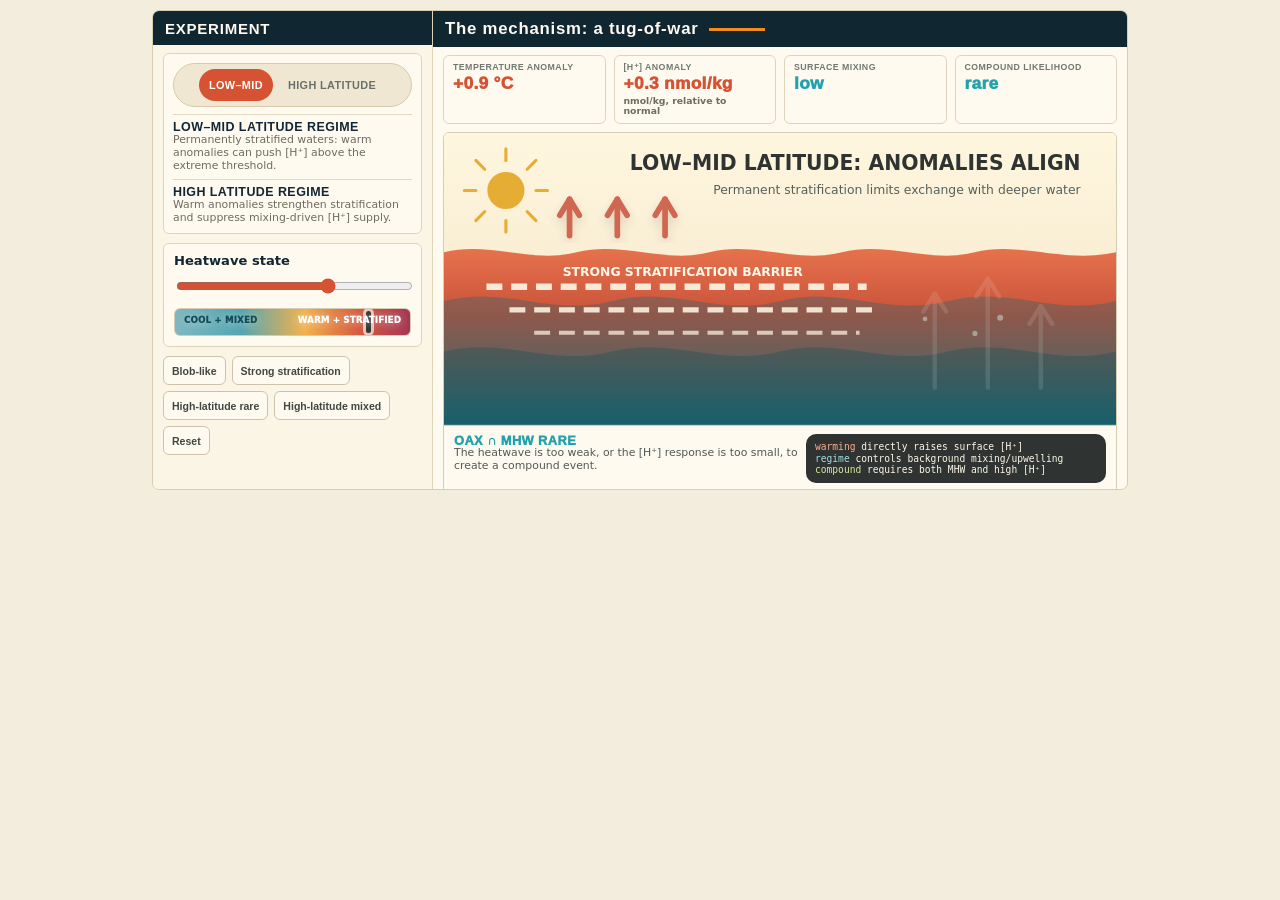
<file: docs/uploads/oax_mhw_mechanism_explorer_improved.html>
<!DOCTYPE html>
<html lang="en">
<head>
<meta charset="utf-8" />
<meta name="viewport" content="width=device-width, initial-scale=1" />
<title>OAX ∩ MHW Mechanism Explorer v3</title>
<style>
  :root{
    --bg:#f3eddd;
    --paper:#fffaf0;
    --ink:#122633;
    --muted:#6f6b5e;
    --red:#d55333;
    --teal:#22a2ad;
    --green:#5f8f54;
    --yellow:#f0b24e;
    --orange:#f28b1a;
    --navy:#102631;
    --line:#dfd3b8;
    --shadow:0 10px 24px rgba(34,29,18,.08);
  }

  *{box-sizing:border-box}
  body{
    margin:0;
    font-family: Inter, ui-sans-serif, system-ui, -apple-system, BlinkMacSystemFont, "Segoe UI", sans-serif;
    background:#f3eddd;
    color:var(--ink);
  }

  .wrap{max-width:1280px;margin:0 auto;padding:22px}
  header{display:flex;gap:18px;align-items:center;margin-bottom:14px}
  .badge{
    width:84px;height:84px;border-radius:50%;
    background:#333735;color:white;display:grid;place-items:center;
    text-align:center;font-weight:900;letter-spacing:.02em;line-height:1.05;
    text-transform:uppercase;flex:0 0 auto;box-shadow:var(--shadow);font-size:.72rem;
  }
  h1{
    margin:0;font-size:clamp(1.8rem,4.5vw,3.75rem);
    letter-spacing:.025em;line-height:.95;text-transform:uppercase;font-weight:950;
  }
  h1 .oax{color:var(--teal)}
  h1 .mhw{color:var(--red)}
  .subtitle{
    margin-top:6px;color:#555b57;text-transform:uppercase;
    font-weight:750;letter-spacing:.04em;font-size:clamp(.85rem,1.5vw,1.15rem);
  }

  .panel{
    background:#fffaf0;
    border:1px solid var(--line);
    border-radius:8px;
    box-shadow:var(--shadow);
    overflow:hidden;
  }

  .topbar{
    display:grid;
    grid-template-columns:1fr auto 1fr;
    align-items:center;
    gap:16px;
    padding:14px 18px;
    border-bottom:1px solid var(--line);
  }

  .regimeText{font-size:.86rem;color:var(--muted);line-height:1.28}
  .regimeText strong{
    display:block;color:var(--ink);font-size:.98rem;
    text-transform:uppercase;letter-spacing:.035em;
    font-family: Impact, "Arial Narrow", Inter, sans-serif;
    font-weight:800;
  }

  .switch{
    display:flex;align-items:center;gap:7px;background:#f0e7d2;
    padding:7px;border-radius:999px;border:1px solid #d7c9a9;user-select:none;
  }
  .switch button{
    border:0;cursor:pointer;border-radius:999px;padding:9px 13px;
    font-weight:900;color:#68716d;background:transparent;
    text-transform:uppercase;letter-spacing:.035em;font-size:.83rem;
    min-height:40px;
  }
  .switch button.active.low{color:white;background:var(--red)}
  .switch button.active.high{color:white;background:var(--teal)}
  button:focus-visible,input:focus-visible{
    outline:3px solid rgba(33,120,134,.34);
    outline-offset:3px;
  }

  .main{display:grid;grid-template-columns:minmax(330px,.34fr) minmax(0,1fr);gap:0}
  .controls{
    padding:18px;border-right:1px solid var(--line);
    background:#fbf5e6;
    min-width:0;
  }
  .controls h2,.viz h2{
    margin:0 0 12px;text-transform:uppercase;letter-spacing:.04em;font-size:1.05rem;
    font-family: Impact, "Arial Narrow", Inter, sans-serif;
    font-weight:800;
  }

  .sliderBox{
    background:#fffaf0;
    border:1px solid #ded4bb;
    border-radius:7px;
    padding:14px;
    margin-bottom:12px;
  }
  .sliderHead{display:flex;justify-content:space-between;gap:10px;align-items:flex-start;margin-bottom:10px}
  .sliderHead label{font-weight:900;font-size:.95rem;line-height:1.12}
  .value{
    color:#3f4744;font-weight:950;text-transform:uppercase;font-size:.78rem;
    line-height:1.15;text-align:right;max-width:54%;
  }
  input[type=range]{width:100%;accent-color:var(--red)}
  .hint{font-size:.8rem;color:var(--muted);line-height:1.32;margin-top:7px}

  .stratGauge{
    margin-top:10px;height:34px;border-radius:7px;border:1px solid #d6ccb2;
    overflow:hidden;position:relative;background:linear-gradient(90deg,#7fb8c1 0%,#54a5b2 28%,#f2b24d 55%,#d65b3f 78%,#a43655 100%);
  }
  .stratGauge span{
    position:absolute;top:8px;font-size:.64rem;font-weight:950;text-transform:uppercase;
    letter-spacing:.02em;line-height:1;z-index:2;text-shadow:0 1px 8px rgba(255,255,255,.5);
  }
  .stratGauge .left{left:9px;color:#174d56;max-width:42%}
  .stratGauge .right{right:9px;color:white;max-width:50%;text-align:right}
  .gaugeMarker{
    position:absolute;top:2px;bottom:2px;width:5px;border-radius:5px;background:#2f3332;
    box-shadow:0 0 0 3px rgba(255,255,255,.65);
    left:50%;z-index:1;
  }

  .presetRow{display:flex;gap:7px;flex-wrap:wrap;margin:12px 0 0}
  .presetRow button{
    border:1px solid #cec3aa;background:#fffaf0;border-radius:7px;
    padding:8px 10px;cursor:pointer;color:#404844;font-weight:800;font-size:.78rem;
    min-height:34px;
  }

  .noteBox{
    margin-top:13px;padding:12px;border-radius:16px;background:#fff8e8;
    border:1px dashed #cfc2a8;font-size:.82rem;line-height:1.36;color:#4d554f;
  }

  .regimeBox{
    background:#fffaf0;
    border:1px solid #ded4bb;
    border-radius:7px;
    padding:10px;
    margin-bottom:10px;
  }
  .regimeBox .switch{margin-bottom:9px;justify-content:center}
  .regimeMini{display:grid;gap:7px}
  .regimeMini .regimeText{
    border-top:1px solid rgba(214,204,178,.72);
    padding-top:7px;
  }

  .viz{padding:18px;min-width:0}
  .scoreGrid{display:grid;grid-template-columns:repeat(4,minmax(120px,1fr));gap:10px;margin-bottom:12px}
  .scoreCard{
    border:1px solid #ded4bb;border-radius:7px;padding:11px 12px;
    background:#fffaf0;min-width:0;
  }
  .scoreLabel{
    color:#6f796f;text-transform:uppercase;font-size:.68rem;letter-spacing:.06em;
    font-family: Impact, "Arial Narrow", Inter, sans-serif;font-weight:800;line-height:1.1;
  }
  .scoreValue{
    font-size:clamp(1.15rem,2.4vw,1.55rem);font-weight:950;margin-top:4px;line-height:1;
    font-family: Impact, "Arial Narrow", Inter, sans-serif;letter-spacing:.02em;
  }
  .scoreNote{
    color:var(--muted);
    font-size:.7rem;
    line-height:1.1;
    margin-top:4px;
    font-weight:750;
  }
  .scoreValue.red{color:var(--red)}
  .scoreValue.teal{color:var(--teal)}
  .scoreValue.green{color:var(--green)}

  .canvasCard{
    position:relative;border:1px solid #d7cdb3;border-radius:20px;
    overflow:hidden;background:linear-gradient(180deg,#fffaf0,#f7eed5);
  }
  svg{display:block;width:100%;height:auto;min-height:300px}

  .caption{
    padding:14px 16px;display:grid;grid-template-columns:minmax(0,1.25fr) minmax(280px,.9fr);
    gap:14px;border-top:1px solid #d7cdb3;background:#fffaf0;
    align-items:start;
  }
  .outcome{
    font-size:1.05rem;font-weight:950;text-transform:uppercase;letter-spacing:.035em;
    font-family: Impact, "Arial Narrow", Inter, sans-serif;
  }
  .outcome.likely{color:var(--red)}
  .outcome.rare{color:var(--teal)}
  .explain{color:#505954;line-height:1.34;font-size:.88rem}
  .equation{
    font-family: ui-monospace, SFMono-Regular, Menlo, Consolas, monospace;
    background:#2f3332;color:#fff9e9;border-radius:14px;padding:12px;line-height:1.4;font-size:.8rem;
    overflow-wrap:anywhere;
  }
  .equation .plus{color:#ffb08d}
  .equation .minus{color:#9fe1e5}
  .equation .net{color:#dce79b}

  @media (max-width: 900px){
    .main{grid-template-columns:1fr}
    .controls{border-right:0;border-bottom:1px solid var(--line)}
    .topbar{grid-template-columns:1fr}
    .switch{justify-content:center}
    .caption{grid-template-columns:1fr}
    header{align-items:flex-start}
  }

  @media (min-width: 901px){
    body{overflow:hidden}
    .wrap{
      width:1000px;
      max-width:1000px;
      height:500px;
      padding:10px 12px;
      overflow:hidden;
    }
    header{display:none}
    .badge{width:56px;height:56px;font-size:.48rem;box-shadow:none}
    h1{font-size:clamp(2rem,3.75vw,2.55rem);line-height:.9;letter-spacing:.018em}
    .subtitle{margin-top:4px;font-size:.76rem;line-height:1.05;letter-spacing:.035em}
    .panel{height:480px;border-radius:7px;border-color:#d8cdae;box-shadow:none}
    .topbar{display:none}
    .regimeText{font-size:.68rem;line-height:1.18}
    .regimeText strong{font-size:.78rem;line-height:1.05}
    .switch{padding:5px;gap:5px}
    .switch button{min-height:32px;padding:7px 10px;font-size:.68rem}
    .main{height:478px;grid-template-columns:280px minmax(0,1fr)}
    .controls,.viz{padding:10px}
    .controls{background:#fbf5e6}
    .controls h2{
      display:block;
      margin:-10px -10px 8px;
      padding:10px 12px 9px;
      background:var(--navy);
      color:#fffaf0;
      font-size:.94rem;
      line-height:1;
      letter-spacing:.05em;
    }
    .viz h2{
      display:block;
      margin:-10px -10px 8px;
      padding:10px 12px 9px;
      background:var(--navy);
      color:#fffaf0;
      font-size:1.05rem;
      line-height:1;
      letter-spacing:.045em;
      text-transform:none;
    }
    .viz h2::after{
      content:"";
      display:inline-block;
      width:56px;
      height:3px;
      margin-left:10px;
      vertical-align:middle;
      background:var(--orange);
    }
    .regimeBox{padding:9px;margin-bottom:9px;border-radius:6px}
    .regimeBox .switch{margin-bottom:7px}
    .regimeMini{gap:6px}
    .regimeMini .regimeText{padding-top:6px}
    .sliderBox{padding:10px;border-radius:6px;margin-bottom:9px}
    .sliderHead{margin-bottom:7px}
    .sliderHead label{font-size:.82rem}
    .value{font-size:.66rem;max-width:48%}
    .stratGauge{height:28px;border-radius:6px}
    .stratGauge span{top:7px;font-size:.54rem}
    .hint{font-size:.68rem;line-height:1.22}
    .presetRow{gap:6px;margin-top:9px}
    .presetRow button{min-height:29px;padding:6px 8px;font-size:.66rem;border-radius:6px}
    .noteBox{display:none}
    .scoreGrid{gap:8px;margin-bottom:8px;grid-template-columns:repeat(4,minmax(0,1fr))}
    .scoreCard{padding:7px 9px;border-radius:6px}
    .scoreLabel{font-size:.55rem;letter-spacing:.05em}
    .scoreValue{font-size:1.08rem;margin-top:3px}
    .scoreNote{font-size:.58rem;margin-top:3px}
    .canvasCard{border-radius:6px}
    svg{height:auto;min-height:0}
    .caption{
      min-height:72px;
      padding:8px 10px;
      grid-template-columns:minmax(0,1fr) 300px;
      gap:8px;
      overflow:hidden;
    }
    .outcome{font-size:.8rem;line-height:1.05}
    .explain{font-size:.68rem;line-height:1.18}
    .equation{font-size:.6rem;line-height:1.22;padding:7px 9px;border-radius:10px}
  }

  @media (max-width: 680px){
    .wrap{padding:14px}
    header{display:grid;grid-template-columns:58px minmax(0,1fr);gap:12px}
    .badge{width:58px;height:58px;font-size:.5rem}
    h1{font-size:clamp(1.6rem,9vw,2.4rem);line-height:.98}
    .subtitle{font-size:.8rem;line-height:1.2}
    .panel{border-radius:18px}
    .scoreGrid{grid-template-columns:1fr}
    .sliderHead{display:block}
    .value{display:block;max-width:none;text-align:left;margin-top:4px}
    .caption{padding:13px}
    .equation{font-size:.76rem}
  }
</style>
</head>
<body>
<div class="wrap">
  <header>
    <div class="badge">The<br>Mechanism</div>
    <div>
      <h1>Why <span class="oax">OAX</span> compounds <span class="mhw">Marine Heatwaves</span></h1>
      <div class="subtitle">Interactive sketch: stratification controls whether warming and high [H⁺] align</div>
    </div>
  </header>

  <section class="panel">
    <div class="main">
      <aside class="controls">
        <h2>Experiment</h2>

        <div class="regimeBox">
          <div class="switch" aria-label="Regime selector">
            <button id="lowBtn" class="active low" aria-pressed="true">Low–mid</button>
            <button id="highBtn" aria-pressed="false">High latitude</button>
          </div>

          <div class="regimeMini">
            <div class="regimeText">
              <strong>Low–mid latitude regime</strong>
              Permanently stratified waters: warm anomalies can push [H⁺] above the extreme threshold.
            </div>

            <div class="regimeText">
              <strong>High latitude regime</strong>
              Warm anomalies strengthen stratification and suppress mixing-driven [H⁺] supply.
            </div>
          </div>
        </div>

        <div class="sliderBox">
          <div class="sliderHead">
            <label for="event">Heatwave state</label>
          </div>
          <input id="event" type="range" min="0" max="1" step="0.01" value="0.65">
          <div class="stratGauge">
            <span class="left">cool + mixed</span>
            <span class="right">warm + stratified</span>
            <div class="gaugeMarker" id="gaugeMarker"></div>
          </div>
        </div>

        <div class="presetRow">
          <button data-preset="blob">Blob-like</button>
          <button data-preset="stratified">Strong stratification</button>
          <button data-preset="highrare">High-latitude rare</button>
          <button data-preset="highmixed">High-latitude mixed</button>
          <button data-preset="reset">Reset</button>
        </div>

        <div class="noteBox">
          Background mixing/upwelling is baked into each regime. It is still shown in the schematic, but no longer controlled by a separate slider.
        </div>
      </aside>

      <main class="viz">
        <h2>The mechanism: a tug-of-war</h2>

        <div class="scoreGrid">
          <div class="scoreCard">
            <div class="scoreLabel">Temperature anomaly</div>
            <div class="scoreValue red" id="tempScore">—</div>
          </div>
          <div class="scoreCard">
            <div class="scoreLabel">[H⁺] anomaly</div>
            <div class="scoreValue red" id="hplusScore">—</div>
            <div class="scoreNote">nmol/kg, relative to normal</div>
          </div>
          <div class="scoreCard">
            <div class="scoreLabel">Surface mixing</div>
            <div class="scoreValue teal" id="mixScore">—</div>
          </div>
          <div class="scoreCard">
            <div class="scoreLabel">Compound likelihood</div>
            <div class="scoreValue green" id="compoundScore">—</div>
          </div>
        </div>

        <div class="canvasCard">
          <svg id="svg" viewBox="0 0 760 330" role="img" aria-label="Interactive schematic of stratification and compound extremes">
            <defs>
              <linearGradient id="sky" x1="0" x2="0" y1="0" y2="1">
                <stop offset="0%" stop-color="#fff6df"/>
                <stop offset="100%" stop-color="#f2e5c6"/>
              </linearGradient>
              <linearGradient id="hotOcean" x1="0" x2="0" y1="0" y2="1">
                <stop offset="0%" stop-color="#e66f4a"/>
                <stop offset="38%" stop-color="#c84f36"/>
                <stop offset="62%" stop-color="#8c5b4c"/>
                <stop offset="100%" stop-color="#176a78"/>
              </linearGradient>
              <linearGradient id="coolOcean" x1="0" x2="0" y1="0" y2="1">
                <stop offset="0%" stop-color="#9dcfd0"/>
                <stop offset="50%" stop-color="#3c94a0"/>
                <stop offset="100%" stop-color="#145e6a"/>
              </linearGradient>
              <filter id="softShadow" x="-20%" y="-20%" width="140%" height="140%">
                <feDropShadow dx="0" dy="6" stdDeviation="6" flood-opacity=".16"/>
              </filter>
            </defs>

            <rect x="0" y="0" width="760" height="330" fill="url(#sky)"/>

            <circle id="sun" cx="70" cy="65" r="21" fill="#e6ad35"/>
            <g id="sunRays" stroke="#e6ad35" stroke-width="3.5" stroke-linecap="round">
              <line x1="70" y1="31" x2="70" y2="18"/>
              <line x1="70" y1="99" x2="70" y2="112"/>
              <line x1="36" y1="65" x2="23" y2="65"/>
              <line x1="104" y1="65" x2="117" y2="65"/>
              <line x1="46" y1="41" x2="36" y2="31"/>
              <line x1="94" y1="89" x2="104" y2="99"/>
              <line x1="94" y1="41" x2="104" y2="31"/>
              <line x1="46" y1="89" x2="36" y2="99"/>
            </g>

            <text id="regimeTitle" x="720" y="42" text-anchor="end" font-size="23" font-weight="900" fill="#2f3332">LOW–MID LATITUDE: ANOMALIES ALIGN</text>
            <text id="regimeSub" x="720" y="69" text-anchor="end" font-size="14" fill="#56605b">Permanent stratification limits exchange with deeper water</text>

            <path id="waterTop" d="M0 135 C50 122 100 148 150 135 C200 122 250 148 300 135 C350 122 400 148 450 135 C500 122 550 148 600 135 C650 122 700 148 760 135 L760 330 L0 330 Z" fill="url(#hotOcean)" opacity=".98"/>
            <path d="M0 190 C70 172 120 208 190 190 C260 172 310 208 380 190 C450 172 500 208 570 190 C640 172 690 208 760 190 L760 330 L0 330 Z" fill="#1b6570" opacity=".34"/>
            <path d="M0 247 C70 230 120 265 190 247 C260 230 310 265 380 247 C450 230 500 265 570 247 C640 230 690 265 760 247 L760 330 L0 330 Z" fill="#0e4d59" opacity=".32"/>

            <!-- stratification layer stack, shortened to avoid overlap with upwelling arrows -->
            <g id="stratLayers">
              <line id="layer1" x1="48" y1="174" x2="478" y2="174" stroke="#fff8e7" stroke-width="4" opacity=".88" stroke-dasharray="18 10"/>
              <line id="layer2" x1="74" y1="200" x2="486" y2="200" stroke="#fff8e7" stroke-width="4" opacity=".72" stroke-dasharray="18 10"/>
              <line id="layer3" x1="102" y1="226" x2="470" y2="226" stroke="#fff8e7" stroke-width="4" opacity=".52" stroke-dasharray="18 10"/>
              <text id="stratLabel" x="270" y="162" text-anchor="middle" font-size="14" font-weight="900" fill="#fff8e7">STRATIFICATION BARRIER</text>
            </g>

            <!-- heat arrows -->
            <g id="heatArrows" stroke="#c64a32" stroke-width="6.5" fill="none" stroke-linecap="round" filter="url(#softShadow)">
              <path d="M142 116 C142 96 142 88 142 75"/>
              <path d="M142 75 l-11 18 M142 75 l11 18"/>
              <path d="M196 116 C196 96 196 88 196 75"/>
              <path d="M196 75 l-11 18 M196 75 l11 18"/>
              <path d="M250 116 C250 96 250 88 250 75"/>
              <path d="M250 75 l-11 18 M250 75 l11 18"/>
            </g>

            <!-- upwelling arrows grouped on right, no stratification line overlap -->
            <g id="upwellArrows" stroke="#e9fbfb" stroke-width="5" fill="none" stroke-linecap="round">
              <path d="M555 288 L555 182"/>
              <path d="M555 182 l-13 20 M555 182 l13 20"/>
              <path d="M615 288 L615 165"/>
              <path d="M615 165 l-13 20 M615 165 l13 20"/>
              <path d="M675 288 L675 196"/>
              <path d="M675 196 l-13 20 M675 196 l13 20"/>
            </g>

            <g id="blockedMix" opacity="0">
              <circle cx="616" cy="230" r="49" fill="#fffaf0" opacity=".18"/>
              <circle cx="616" cy="230" r="42" fill="none" stroke="#c64a32" stroke-width="9"/>
              <line x1="587" y1="201" x2="645" y2="259" stroke="#c64a32" stroke-width="9" stroke-linecap="round"/>
              <circle cx="616" cy="230" r="30" fill="#c64a32" opacity=".08"/>
              <text x="616" y="290" text-anchor="middle" font-size="12" font-weight="950" letter-spacing=".04em" fill="#c64a32">MIXING SUPPRESSED</text>
            </g>

            <g id="dicDots" fill="#d8f4f2" opacity=".45"></g>

          </svg>

          <div class="caption">
            <div>
              <div id="outcomeHeading" class="outcome likely">OAX ∩ MHW likely</div>
              <div id="outcomeExplain" class="explain">
                In permanently stratified low–mid latitudes, warming directly raises [H⁺] and compensating exchange with deeper waters is weak.
              </div>
            </div>
            <div class="equation">
              <div><span class="plus">warming</span> directly raises surface [H⁺]</div>
              <div><span class="minus">regime</span> controls background mixing/upwelling</div>
              <div><span class="net">compound</span> requires both MHW and high [H⁺]</div>
            </div>
          </div>
        </div>
      </main>
    </div>
  </section>
</div>

<script>
const state = { regime: "low", event: 0.65 };
const el = id => document.getElementById(id);

function clamp(x,a,b){ return Math.max(a, Math.min(b, x)); }

function eventLabel(x){
  if(x < 0.38) return "cool + mixed";
  if(x < 0.52) return "near normal";
  if(x < 0.72) return "warm + stratified";
  return "very warm + stratified";
}

function regimeParams(){
  if(state.regime === "low"){
    return {
      baseMix: 0.28,
      tempToH: 1.06,
      title: "LOW–MID LATITUDE: ANOMALIES ALIGN",
      sub: "Permanent stratification limits exchange with deeper water"
    };
  }
  return {
    baseMix: 0.88,
    tempToH: 0.50,
    title: "HIGH LATITUDE: WARMING SUPPRESSES MIXING",
    sub: "Warm anomalies strengthen stratification and reduce mixing-driven [H⁺] supply"
  };
}

function calculate(){
  const p = regimeParams();
  const event = state.event;
  const anomalyScale = event * 2 - 1;
  const tempAnom = anomalyScale * 3.0;
  const stratification = state.regime === "low"
    ? 0.55 + event * 0.42
    : 0.15 + event * 0.82;

  const mixingSuppression = state.regime === "high" ? 0.93 : 0.82;
  const surfaceMixing = p.baseMix * (1 - mixingSuppression * stratification);
  const warmingHplus = tempAnom * p.tempToH;
  const mixingHplusSupply = state.regime === "high" ? surfaceMixing * 1.15 : 0.2 * stratification;
  const hplusAnomaly = state.regime === "low" ? anomalyScale : -anomalyScale;

  let hplusLikelihood;
  if(state.regime === "low"){
    hplusLikelihood = clamp((warmingHplus - 0.55 + 0.2*stratification), 0, 2.2);
  } else {
    hplusLikelihood = clamp((warmingHplus * 0.35 + mixingHplusSupply - 0.55 * stratification), 0, 2.2);
  }

  const tempGate = tempAnom <= 0 ? 0 : clamp(tempAnom / 2.1, 0, 1);
  const compoundIndex = tempGate * clamp(hplusLikelihood / 1.15, 0, 1);

  return {event, tempAnom, stratification, surfaceMixing, warmingHplus, hplusAnomaly, compoundIndex};
}

function syncRegimeButtons(){
  const isLow = state.regime === "low";
  el("lowBtn").classList.toggle("active", isLow);
  el("lowBtn").classList.toggle("low", isLow);
  el("lowBtn").setAttribute("aria-pressed", String(isLow));
  el("highBtn").classList.toggle("active", !isLow);
  el("highBtn").classList.toggle("high", !isLow);
  el("highBtn").setAttribute("aria-pressed", String(!isLow));
}

function setRegime(regime){
  state.regime = regime;
  syncRegimeButtons();
  state.event = regime === "low" ? 0.65 : 0.70;
  el("event").value = state.event;
  update();
}

function renderDots(n){
  const dots = el("dicDots");
  dots.innerHTML = "";
  for(let i=0; i<n; i++){
    const x = 535 + Math.random()*175;
    const y = 190 + Math.random()*82;
    const r = 2 + Math.random()*3;
    const circle = document.createElementNS("http://www.w3.org/2000/svg","circle");
    circle.setAttribute("cx", x);
    circle.setAttribute("cy", y);
    circle.setAttribute("r", r);
    dots.appendChild(circle);
  }
}

function update(){
  state.event = Number(el("event").value);
  const c = calculate();
  const p = regimeParams();
  const isLow = state.regime === "low";

  el("event").setAttribute("aria-valuetext", eventLabel(c.event));
  el("gaugeMarker").style.left = `calc(${Math.round(c.stratification*100)}% - 2px)`;

  el("tempScore").textContent = `${c.tempAnom >= 0 ? "+" : ""}${c.tempAnom.toFixed(1)} °C`;
  el("tempScore").className = c.tempAnom < -0.05 ? "scoreValue teal" : c.tempAnom > 0.05 ? "scoreValue red" : "scoreValue green";
  el("hplusScore").textContent = `${c.hplusAnomaly >= 0 ? "+" : ""}${c.hplusAnomaly.toFixed(1)} nmol/kg`;
  el("hplusScore").className = c.hplusAnomaly < -0.05 ? "scoreValue teal" : c.hplusAnomaly > 0.05 ? "scoreValue red" : "scoreValue green";
  el("mixScore").textContent = c.surfaceMixing < 0.18 ? "low" : c.surfaceMixing < 0.45 ? "moderate" : "high";
  el("compoundScore").textContent = c.compoundIndex < 0.25 ? "rare" : c.compoundIndex < 0.55 ? "borderline" : "likely";
  el("compoundScore").className = c.compoundIndex < 0.25 ? "scoreValue teal" : c.compoundIndex < 0.55 ? "scoreValue green" : "scoreValue red";

  el("regimeTitle").textContent = p.title;
  el("regimeSub").textContent = p.sub;
  el("waterTop").setAttribute("fill", isLow ? "url(#hotOcean)" : "url(#coolOcean)");
  el("stratLabel").textContent = c.stratification > 0.65 ? "STRONG STRATIFICATION BARRIER" : "WEAK / SEASONAL STRATIFICATION";

  const sw = 2 + c.stratification * 6.5;
  ["layer1","layer2","layer3"].forEach((id, idx) => {
    const line = el(id);
    line.setAttribute("stroke-width", Math.max(1.5, sw - idx*1.4));
    line.setAttribute("opacity", clamp(0.20 + c.stratification - idx*.16, .16, .9));
  });

  el("heatArrows").setAttribute("opacity", clamp(c.event * 1.25, 0, 1));
  el("upwellArrows").setAttribute("opacity", clamp(c.surfaceMixing * 1.35, .04, .9));

  const blockOpacity = !isLow ? clamp((c.stratification - 0.42) * 1.75, 0, 1) : clamp((c.stratification - 0.84) * .28, 0, .14);
  el("blockedMix").setAttribute("opacity", blockOpacity);

  renderDots(Math.round(38 * c.surfaceMixing));

  let heading, explain, className;
  if(c.event <= 0.05){
    heading = "No compound extreme";
    className = "outcome";
    explain = "At the cool/mixed end there is no marine heatwave, so OAX ∩ MHW cannot occur.";
  } else if(c.compoundIndex > 0.55){
    heading = "OAX ∩ MHW likely";
    className = "outcome likely";
    explain = isLow
      ? "In permanently stratified low–mid latitudes, warming directly raises [H⁺] and compensating exchange with deeper waters is weak."
      : "These settings still allow enough [H⁺] increase for a compound event.";
  } else if(c.compoundIndex > 0.25){
    heading = "Borderline compound risk";
    className = "outcome";
    explain = "A heatwave is present, but the [H⁺] pathway is only partly aligned.";
  } else {
    heading = "OAX ∩ MHW rare";
    className = "outcome rare";
    explain = isLow
      ? "The heatwave is too weak, or the [H⁺] response is too small, to create a compound event."
      : "Warm anomalies strengthen stratification and cut off the mixing/upwelling pathway that usually raises surface [H⁺].";
  }

  el("outcomeHeading").textContent = heading;
  el("outcomeHeading").className = className;
  el("outcomeExplain").textContent = explain;
}

el("lowBtn").addEventListener("click", () => setRegime("low"));
el("highBtn").addEventListener("click", () => setRegime("high"));
el("event").addEventListener("input", update);

document.querySelectorAll("[data-preset]").forEach(btn => {
  btn.addEventListener("click", () => {
    const p = btn.dataset.preset;
    if(p === "blob"){ state.regime="low"; state.event=.86; }
    if(p === "stratified"){ state.regime="low"; state.event=.72; }
    if(p === "highrare"){ state.regime="high"; state.event=.78; }
    if(p === "highmixed"){ state.regime="high"; state.event=.30; }
    if(p === "reset"){ state.regime="low"; state.event=.65; }

    syncRegimeButtons();
    el("event").value = state.event;
    update();
  });
});

syncRegimeButtons();
update();
</script>
</body>
</html>
</file>
